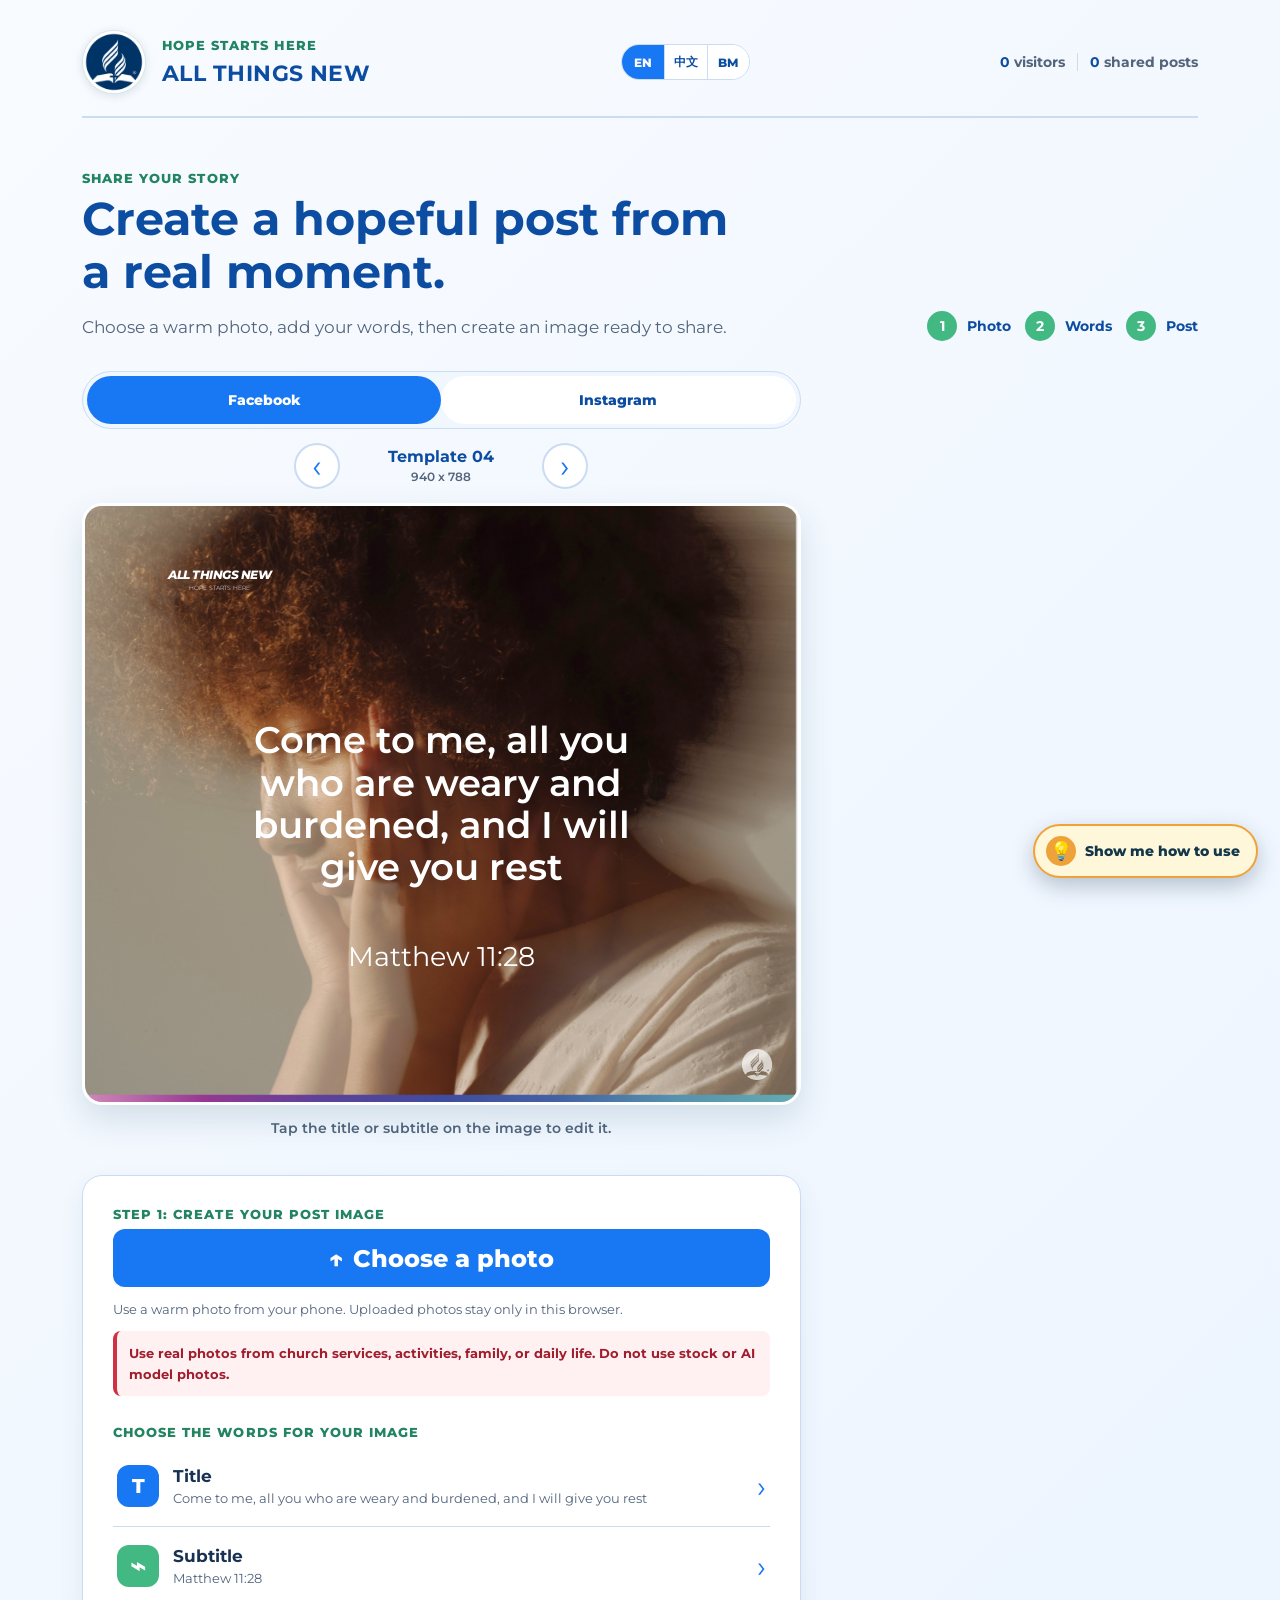
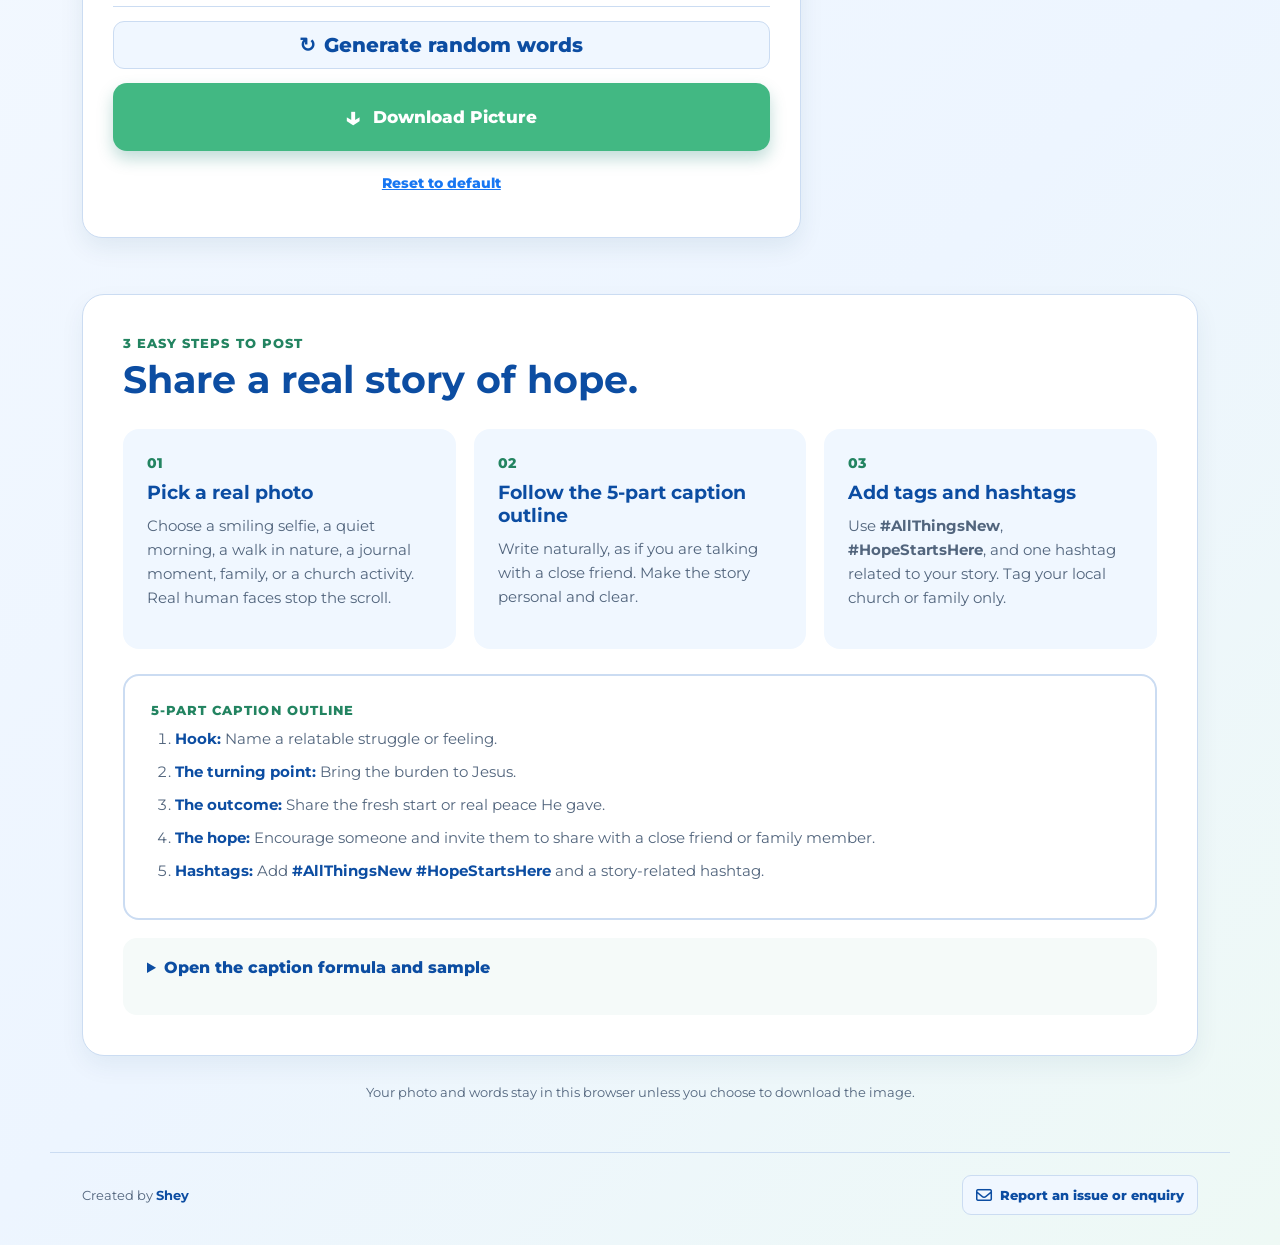
<file: index.html>
<!doctype html>
<html lang="en">
<head>
  <meta charset="utf-8">
  <meta name="viewport" content="width=device-width, initial-scale=1">
  <meta name="theme-color" content="#075d70">
  <title>All Things New Post Creator</title>
  <link rel="preconnect" href="https://fonts.googleapis.com">
  <link rel="preconnect" href="https://fonts.gstatic.com" crossorigin>
  <link href="https://fonts.googleapis.com/css2?family=Montserrat:ital,wght@0,300;0,400;0,500;0,600;0,700;0,800;1,800&family=Noto+Sans+SC:wght@400;600;700&display=swap" rel="stylesheet">
  <link rel="stylesheet" href="https://cdnjs.cloudflare.com/ajax/libs/font-awesome/6.7.2/css/all.min.css">
  <link rel="stylesheet" href="styles.css?v=38">
  <script>
    const mobileMedia = window.matchMedia("(max-width: 760px)");
    const isEmbeddedMobilePage = new URLSearchParams(window.location.search).has("mobile");
    const showMobilePage = () => {
      if (mobileMedia.matches && !isEmbeddedMobilePage) window.location.replace("mobile.html");
    };
    showMobilePage();
    if (!isEmbeddedMobilePage) {
      mobileMedia.addEventListener("change", showMobilePage);
    }
  </script>
</head>
<body>
  <main class="page-shell">
    <header class="site-header">
       <img class="brand-logo" src="resources/images/logo.png" alt="All Things New logo">
       <div><p class="eyebrow">Hope Starts Here</p><h1>ALL THINGS NEW</h1></div>
       <div class="language-switch" aria-label="Choose language"><button class="is-selected" type="button" data-language="english">EN</button><button type="button" data-language="chinese">中文</button><button type="button" data-language="malay">BM</button></div>
       <p class="visitor-count" id="site-stats" aria-live="polite" hidden><span><strong id="visitor-count">0</strong> <span id="visitors-label">visitors</span></span><span><strong id="share-count">0</strong> <span id="shares-label">shared posts</span></span></p>
    </header>

    <section class="intro" aria-labelledby="intro-title">
      <div><p class="eyebrow">Share your story</p><h2 id="intro-title">Create a hopeful post from a real moment.</h2><p class="intro-copy">Choose a warm photo, add your words, then create an image ready to share.</p></div>
      <div class="steps" aria-label="Three steps"><span><b>1</b> <span id="step-photo">Photo</span></span><span><b>2</b> <span id="step-words">Words</span></span><span><b>3</b> <span id="step-post">Post</span></span></div>
    </section>

    <section class="workspace" aria-label="Post creator">
      <div class="template-wrap">
        <div class="format-switch" aria-label="Post format"><button class="format-button is-selected" type="button" data-format="facebook">Facebook</button><button class="format-button" type="button" data-format="instagram">Instagram</button></div>
        <div class="template-navigation"><button class="template-nav" id="previous-template" type="button" aria-label="Previous template">‹</button><p><strong id="template-name">Hope</strong><span id="template-size">940 × 788</span></p><button class="template-nav" id="next-template" type="button" aria-label="Next template">›</button></div>
        <div id="template-origin" aria-hidden="true"></div>
        <div class="template" id="template" role="img" aria-label="Editable post template">
          <img id="background-image" src="resources/images/facebook/background_04.png" alt="Selected post background">
          <div class="template-overlay template-watermark" id="template-watermark" aria-hidden="true"><span id="watermark-title">ALL THINGS NEW</span><span id="watermark-subtitle">HOPE STARTS HERE</span></div>
          <img class="template-overlay template-logo" id="template-logo" src="resources/images/template_logo.png" alt="">
          <button class="template-text title-text" id="title-preview" type="button" aria-label="Edit title">Come to me, all you who are weary and burdened, and I will give you rest</button>
          <button class="template-text subtitle-text" id="subtitle-preview" type="button" aria-label="Edit subtitle">Matthew  11:28</button>
        </div>
        <p class="template-hint">Tap the title or subtitle on the image to edit it.</p>
      </div>

      <div id="editor-origin" aria-hidden="true"></div>
      <aside class="editor-card" aria-label="Post controls">
        <p class="eyebrow">Step 1: Create your post image</p>
        <label class="upload-button" for="photo-upload"><span aria-hidden="true">↑</span><span class="upload-label">Choose a photo</span></label>
        <input id="photo-upload" type="file" accept="image/*" hidden>
        <p class="upload-note" id="upload-note">Use a warm photo from your phone. Uploaded photos stay only in this browser.</p>
        <p class="photo-reminder danger"><span class="photo-reminder-full">Use real photos from church services, activities, family, or daily life. Do not use stock or AI model photos.</span><span class="photo-reminder-short">Real photos only. No stock or AI photos.</span></p>
        <p class="eyebrow editor-heading">Choose the words for your image</p>
         <button class="edit-row" type="button" data-field="title"><span class="edit-icon" aria-hidden="true">T</span><span><strong>Title</strong><small id="title-summary">Come to me, all you who are weary and burdened, and I will give you rest</small></span><span class="chevron" aria-hidden="true">›</span></button>
         <button class="edit-row" type="button" data-field="subtitle"><span class="edit-icon voice" aria-hidden="true">⌁</span><span><strong>Subtitle</strong><small id="subtitle-summary">Matthew  11:28</small></span><span class="chevron" aria-hidden="true">›</span></button>
          <button class="generate-text-button" id="generate-text-button" type="button" disabled><span aria-hidden="true">↻</span><span class="generate-label">Generate random words</span></button>
         <div class="share-area"><button class="share-button" id="share-button" type="button"><span class="share-glyph" aria-hidden="true">↓</span><span>Download Picture</span></button><button class="reset-button" id="reset-button" type="button">Reset to default</button></div>
      </aside>
    </section>

    <section class="mobile-post-editor" id="mobile-post-editor" data-platform="facebook" aria-label="Mobile post editor">
      <header class="mobile-post-header"><img src="resources/images/logo.png" alt=""><span><strong id="mobile-user-name">All Things New</strong><small id="mobile-post-time"></small></span><i class="fa-solid fa-ellipsis" aria-hidden="true"></i></header>
      <div class="mobile-caption-field"><label for="mobile-caption-input" id="mobile-caption-label">Tap to write your Facebook caption...</label><textarea id="mobile-caption-input" rows="5" spellcheck="true" placeholder="What's on your mind?"></textarea></div>
      <input id="mobile-hashtag-input" class="mobile-hashtag-input" value="#AllThingsNew #HopeStartsHere" aria-label="Hashtags">
      <div id="mobile-template-slot"><button class="mobile-generate-text-button" id="mobile-generate-text-button" type="button" aria-label="Generate random words" disabled><i class="fa-solid fa-shuffle" aria-hidden="true"></i></button></div>
      <div class="mobile-post-reactions" aria-hidden="true"><span><i class="fa-regular fa-thumbs-up"></i> Like</span><span><i class="fa-regular fa-comment"></i> Comment</span><span><i class="fa-solid fa-share"></i> Share</span></div>
    </section>
    <section class="mobile-post-actions" aria-label="Mobile post actions">
      <div id="mobile-editor-slot"></div>
      <p class="mobile-post-status" id="mobile-post-status" aria-live="polite"></p>
      <button class="mobile-download-button" id="mobile-download-button" type="button"><i class="fa-solid fa-download" aria-hidden="true"></i><span>Download image and copy text</span></button>
    </section>

    <section class="guide-section" aria-labelledby="guide-title">
      <div><p class="eyebrow">3 easy steps to post</p><h2 id="guide-title">Share a real story of hope.</h2></div>
      <div class="guide-grid">
        <article><span>01</span><h3>Pick a real photo</h3><p>Choose a smiling selfie, a quiet morning, a walk in nature, a journal moment, family, or a church activity. Real human faces stop the scroll.</p></article>
        <article><span>02</span><h3>Follow the 5-part caption outline</h3><p>Write naturally, as if you are talking with a close friend. Make the story personal and clear.</p></article>
        <article><span>03</span><h3>Add tags and hashtags</h3><p>Use <strong>#AllThingsNew</strong>, <strong>#HopeStartsHere</strong>, and one hashtag related to your story. Tag your local church or family only.</p></article>
      </div>
      <div class="caption-guide"><p class="eyebrow">5-part caption outline</p><ol><li><strong>Hook:</strong> Name a relatable struggle or feeling.</li><li><strong>The turning point:</strong> Bring the burden to Jesus.</li><li><strong>The outcome:</strong> Share the fresh start or real peace He gave.</li><li><strong>The hope:</strong> Encourage someone and invite them to share with a close friend or family member.</li><li><strong>Hashtags:</strong> Add <strong>#AllThingsNew #HopeStartsHere</strong> and a story-related hashtag.</li></ol></div>
      <details class="caption-template"><summary>Open the caption formula and sample</summary><article class="social-sample" id="social-sample" data-platform="facebook" aria-label="Example social media post preview"><header class="social-post-header"><img class="social-avatar" src="resources/images/logo.png" alt=""><span><strong id="sample-user-name">All Things New</strong><small id="sample-post-meta">Just now · Public</small></span><i class="fa-solid fa-ellipsis" aria-hidden="true"></i></header><p class="sample-post-copy">A while ago, I was feeling completely [overwhelmed by work / stressed about the future / exhausted by daily life / trapped in overthinking]. I kept trying to fix everything on my own, but honestly, it was wearing me out.&#10;&#10;That’s when I brought my mess to Jesus and asked Him for a real fresh start.&#10;&#10;He didn't change my circumstances overnight, but He gave me [a deep peace / clear direction / the strength to keep going / quiet rest for my mind] right in the middle of it.&#10;&#10;If you’re going through a heavy or tiring season right now, please know that fresh starts are real and hope is available. You don't have to figure it all out alone 🤍&#10;&#10;Know someone who might need a little hope today? Feel free to share or send this post to a close friend or family member who's going through a tough week!</p><p class="sample-post-hashtags">#AllThingsNew #HopeStartsHere [Insert Your Story Hashtag]</p><img class="sample-post-image" id="sample-post-image" alt="Example All Things New post image"><div class="sample-reaction-count"><span><i class="fa-solid fa-thumbs-up" aria-hidden="true"></i> Like</span><span>1 comment</span></div><div class="sample-reactions" aria-hidden="true"><span><i class="fa-regular fa-thumbs-up"></i> Like</span><span><i class="fa-regular fa-comment"></i> Comment</span><span><i class="fa-solid fa-share"></i> Share</span></div></article></details>
    </section>
    <p class="privacy-note">Your photo and words stay in this browser unless you choose to download the image.</p>
  </main>
  <footer class="site-footer"><p><span id="footer-label">Created by</span> <strong>Shey</strong></p><a href="mailto:vviamwho02@gmail.com?subject=All%20Things%20New%20website%20issue%20or%20enquiry"><i class="fa-regular fa-envelope" aria-hidden="true"></i><span id="report-label">Report an issue or enquiry</span></a></footer>

  <dialog class="edit-dialog" id="edit-dialog" aria-labelledby="dialog-title"><form method="dialog" id="edit-form"><button class="close-button" value="cancel" aria-label="Close editor">×</button><p class="eyebrow">Edit your message</p><h2 id="dialog-title">Change title</h2><label for="message-input" id="message-label">Title</label><textarea id="message-input" rows="5" maxlength="1000" spellcheck="true"></textarea><div class="input-tools"><span id="word-count">0 / 100 words</span><button type="button" class="speak-button" id="speak-button">Speak</button></div><p class="text-guidance" id="text-guidance" aria-live="polite"></p><p class="voice-status" id="voice-status" aria-live="polite"></p><button class="done-button" value="save">Done</button></form></dialog>
  <div class="share-dialog" id="share-dialog" hidden aria-labelledby="share-title"><div class="share-panel composer-panel"><div class="processing" id="processing-state"><span class="loader"></span><h2 id="share-title">Creating your image</h2><p>Preparing your post...</p></div><div class="post-composer" id="post-composer" hidden><button class="close-share" id="close-share" type="button" aria-label="Close post composer">×</button><p class="eyebrow">Step 2: Write and share your post</p><h2>Your image was downloaded</h2><p class="composer-message">Share it to your friend with your story!</p><div class="caption-heading"><label for="caption-input">Your caption</label><button class="caption-guide-button" id="caption-guide-button" type="button" aria-expanded="false" aria-controls="caption-guide-tip">💡 Need ideas?</button></div><textarea id="caption-input" rows="11" spellcheck="true" placeholder="Write your story here...&#10;&#10;Start with a feeling or struggle, share the turning point with Jesus, then offer hope to a friend."></textarea><div class="caption-guide-tip" id="caption-guide-tip" hidden><strong>A small writing kit</strong><span>1. Hook: name a feeling.</span><span>2. Turning point: bring it to Jesus.</span><span>3. Outcome: share the peace or fresh start.</span><span>4. Hope: encourage a friend.</span></div><label for="hashtag-input">Hashtags</label><input id="hashtag-input" class="hashtag-input" value="#AllThingsNew #HopeStartsHere" aria-describedby="hashtag-help"><p class="composer-help" id="hashtag-help">Add your own story hashtag after these two campaign hashtags.</p><img id="created-image-preview" class="created-image-preview" alt="Your generated post image"><p class="share-status" id="share-status" aria-live="polite"></p><p class="share-to-title">Choose where to share</p><div class="platform-actions"><button type="button" data-platform="facebook">Share to Facebook</button><button type="button" data-platform="whatsapp">Send with WhatsApp</button><button type="button" data-platform="instagram">Share to Instagram</button><button type="button" data-platform="tiktok">Share to TikTok</button></div></div></div></div>
  <button class="guide-bulb" id="guide-bulb" type="button" hidden><span aria-hidden="true">💡</span><span>Show me how to use</span></button>
  <div class="guide-layer" id="guide-layer" hidden aria-live="polite"></div>
  <script src="templates/templates.js?v=21"></script>
  <script src="supabase-config.js?v=2"></script>
  <script src="app.js?v=42"></script>
</body>
</html>
</file>
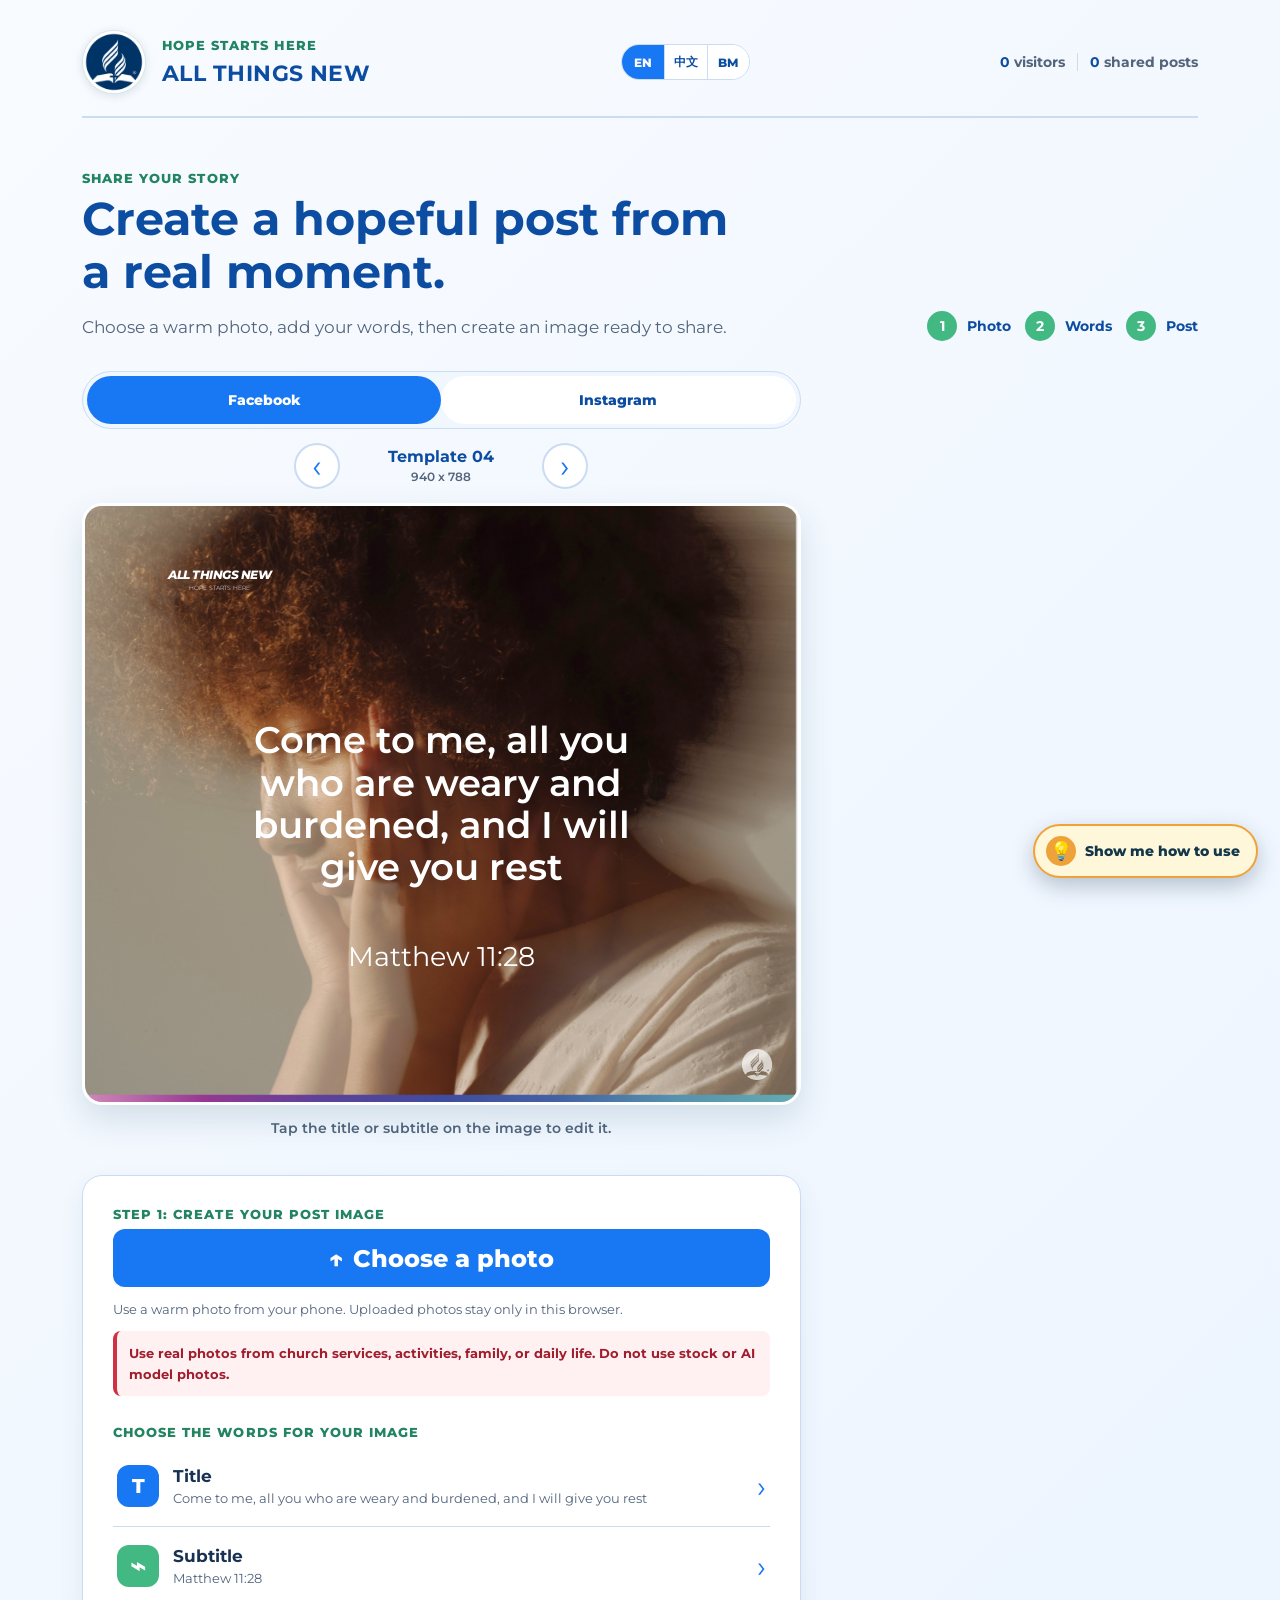
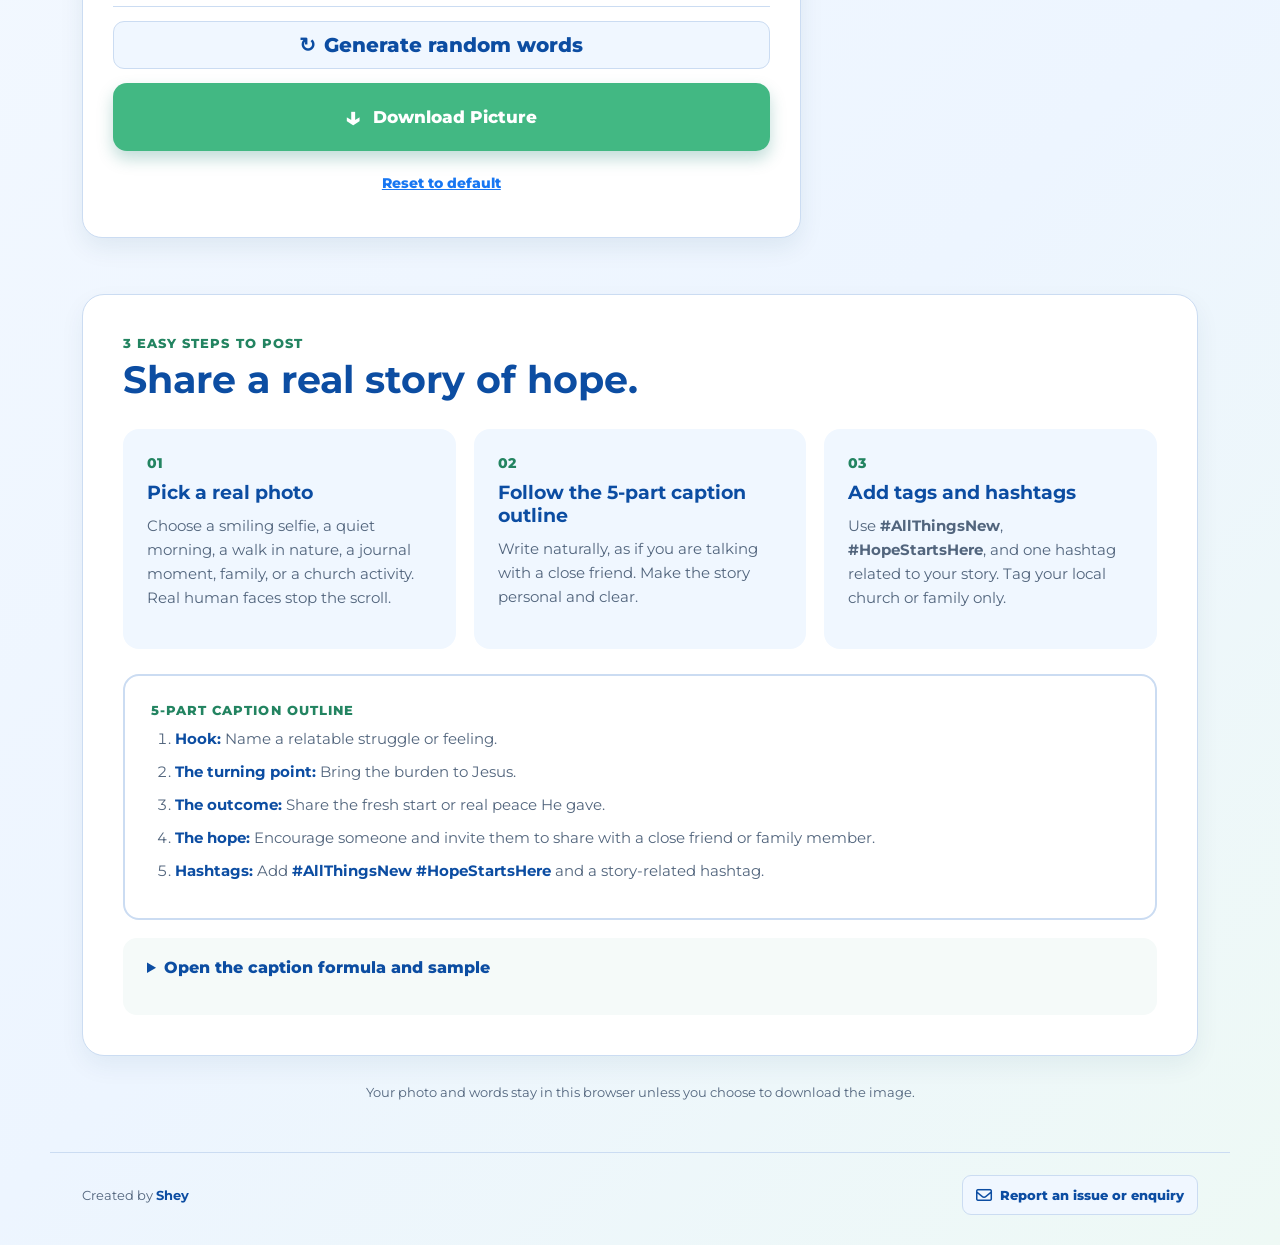
<file: mobile.html>
<!doctype html>
<html lang="en">
<head>
  <meta charset="utf-8">
  <meta name="viewport" content="width=device-width, initial-scale=1">
  <meta name="theme-color" content="#1877f2">
  <title>All Things New Post Creator</title>
  <style>
    html,body,iframe { width:100%; min-height:100%; margin:0; border:0; }
    iframe { display:block; min-height:100vh; }
  </style>
  <script>
    const desktopMedia = window.matchMedia("(min-width: 761px)");
    const showDesktopPage = () => {
      if (desktopMedia.matches) window.location.replace("index.html");
    };
    showDesktopPage();
    desktopMedia.addEventListener("change", showDesktopPage);
  </script>
</head>
<body>
  <iframe src="index.html?mobile=1" title="All Things New mobile post creator"></iframe>
</body>
</html>
</file>
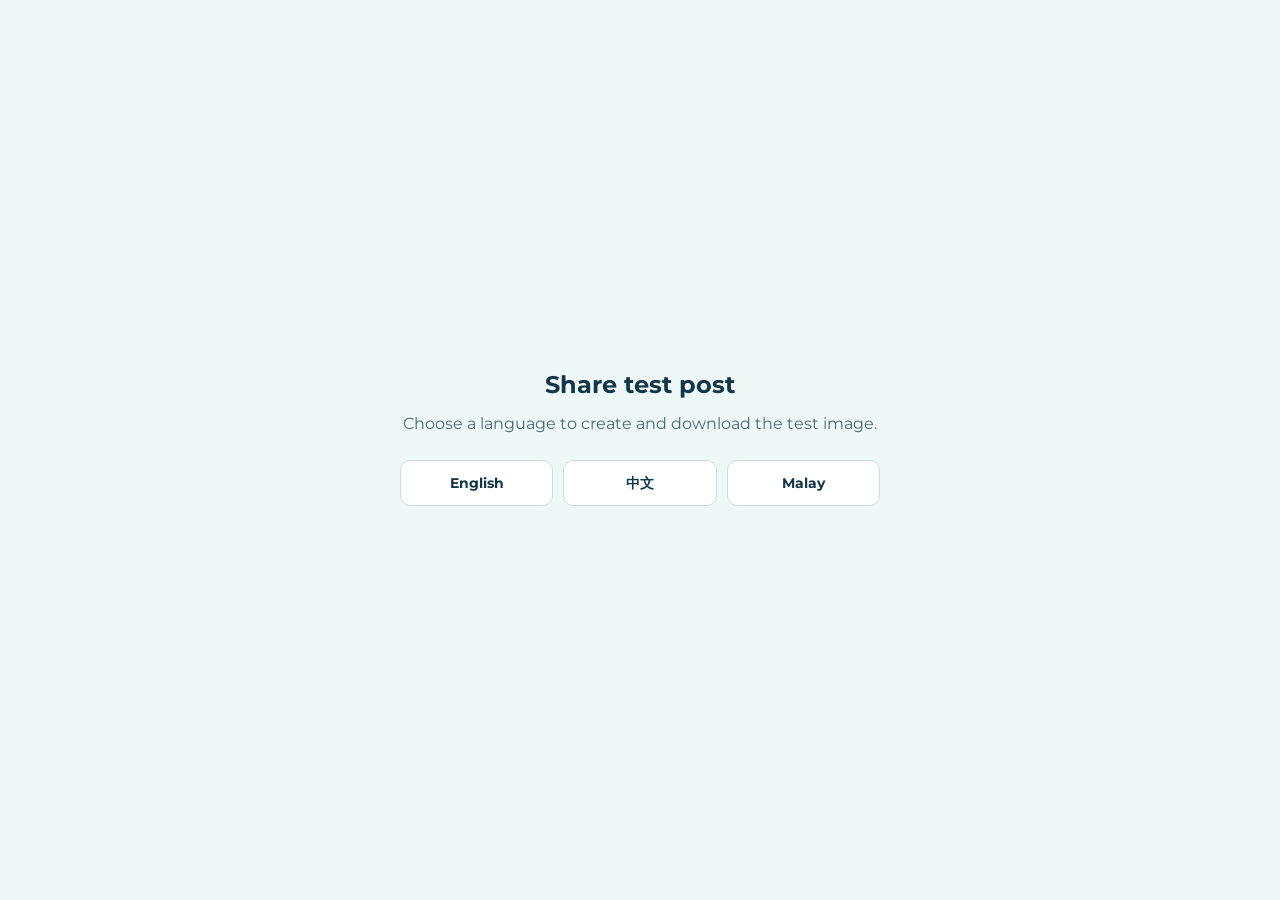
<file: share-test.html>
<!doctype html>
<html lang="en">
<head>
  <meta charset="utf-8">
  <meta name="viewport" content="width=device-width, initial-scale=1">
  <title>All Things New Share Test</title>
  <link rel="preconnect" href="https://fonts.googleapis.com">
  <link rel="preconnect" href="https://fonts.gstatic.com" crossorigin>
  <link href="https://fonts.googleapis.com/css2?family=Montserrat:ital,wght@0,300;0,400;0,600;0,700;0,800;1,800&family=Noto+Sans+SC:wght@400;600&display=swap" rel="stylesheet">
  <style>
    body { display:grid; min-height:100vh; margin:0; place-items:center; color:#12374a; background:#eef8f6; font:16px Montserrat,Arial,sans-serif; }
    main { width:min(480px,100%); padding:32px; text-align:center; }
    h1 { margin:0 0 12px; font-size:24px; }
    p { margin:0; color:#4c6875; line-height:1.6; }
    .language-actions { display:grid; grid-template-columns:repeat(3,1fr); gap:10px; margin:24px 0; }
    button { min-height:46px; padding:10px 16px; color:#fff; background:#075d70; border:0; border-radius:10px; font:700 14px Montserrat,Arial,sans-serif; cursor:pointer; }
    button:hover { background:#063f58; }
    .language-actions button { color:#12374a; background:#fff; border:1px solid #c8dfdc; }
    .language-actions button.is-selected { color:#fff; background:#075d70; border-color:#075d70; }
    #result { margin-top:24px; text-align:left; }
    label { display:block; margin-bottom:8px; font-size:14px; font-weight:700; }
    textarea { width:100%; min-height:130px; padding:12px; color:#12374a; background:#fff; border:1px solid #c8dfdc; border-radius:10px; font:14px/1.5 Montserrat,Arial,sans-serif; resize:vertical; }
    #copy-caption { width:100%; margin-top:12px; }
    #image-preview { display:block; width:100%; max-height:380px; margin:20px auto 0; border:1px solid #c8dfdc; border-radius:12px; object-fit:contain; }
    #image-preview[hidden] { display:none; }
    @media (max-width:520px) { main { padding:24px 18px; }.language-actions { gap:7px; }.language-actions button { padding-inline:8px; font-size:13px; }#image-preview { max-height:320px; } }
  </style>
</head>
<body>
  <main>
    <h1 id="test-title">Share test post</h1>
    <p id="status" aria-live="polite">Choose a language to create and download the test image.</p>
    <div class="language-actions" aria-label="Choose language">
      <button type="button" data-language="english">English</button>
      <button type="button" data-language="chinese">中文</button>
      <button type="button" data-language="malay">Malay</button>
    </div>
    <img id="image-preview" alt="Generated test post image" hidden>
    <div id="result" hidden>
      <label id="caption-label" for="caption">Caption and hashtag</label>
      <textarea id="caption" readonly></textarea>
      <button id="copy-caption" type="button">Download image and copy caption</button>
    </div>
  </main>
  <script src="share-test.js?v=8"></script>
</body>
</html>
</file>
<file: styles.css>
:root { --ink:#12374a; --muted:#4c6875; --blue:#075d70; --blue-dark:#063f58; --green:#087968; --green-dark:#056154; --mist:#eef8f6; --surface:#ffffff; --line:#c8dfdc; --focus:#f0a23a; }
* { box-sizing:border-box; }
body { margin:0; color:var(--ink); background:linear-gradient(135deg,#f7fcfb 0%,#eaf5f5 100%); font-family:Montserrat,Arial,sans-serif; font-size:16px; }
button,textarea { font:inherit; } button { cursor:pointer; } button:focus-visible,textarea:focus-visible { outline:4px solid var(--focus); outline-offset:3px; }
.page-shell { max-width:1180px; margin:auto; padding:30px 32px 52px; }
.site-header { display:flex; align-items:center; gap:16px; padding-bottom:22px; border-bottom:2px solid var(--line); }
.language-switch { display:flex; overflow:hidden; margin-left:auto; border:1px solid var(--line); border-radius:999px; }.language-switch button { min-width:42px; min-height:34px; padding:6px 9px; color:var(--blue-dark); background:#fff; border:0; border-left:1px solid var(--line); font-size:12px; font-weight:800; }.language-switch button:first-child { border-left:0; }.language-switch button.is-selected { color:#fff; background:var(--blue); }
.brand-logo { width:64px; height:64px; flex:none; border:1px solid #d9e7e5; border-radius:50%; background:#fff; object-fit:cover; }
.eyebrow { margin:0 0 7px; color:var(--green-dark); font-size:13px; font-weight:800; letter-spacing:.08em; text-transform:uppercase; }
h1,h2,p { margin-top:0; } h1 { margin-bottom:0; color:var(--blue-dark); font-size:22px; letter-spacing:.02em; } h2 { margin-bottom:14px; color:var(--blue-dark); font-size:clamp(30px,4vw,46px); line-height:1.15; }
.visitor-count { display:flex; gap:12px; margin:0 0 0 auto; color:var(--muted); font-size:14px; font-weight:700; }.visitor-count span + span { padding-left:12px; border-left:1px solid var(--line); }.visitor-count strong { color:var(--blue-dark); }
.intro { display:flex; align-items:end; justify-content:space-between; gap:32px; padding:52px 0 30px; }.intro h2 { max-width:680px; }.intro-copy { max-width:650px; margin-bottom:0; color:var(--muted); font-size:17px; line-height:1.65; }
.steps { display:flex; gap:14px; color:var(--blue-dark); font-size:14px; font-weight:700; white-space:nowrap; }.steps b { display:inline-grid; place-items:center; width:30px; height:30px; margin-right:6px; color:#fff; background:var(--green); border-radius:50%; }
.workspace { display:grid; grid-template-columns:minmax(0,2fr) minmax(310px,1fr); align-items:center; gap:38px; }.template-wrap { min-width:0; }.template { position:relative; overflow:hidden; aspect-ratio:940/788; border:3px solid #fff; border-radius:20px; background:#d7e2dc; box-shadow:0 14px 34px #063f5824; isolation:isolate; }
#background-image { position:absolute; inset:0; width:100%; height:100%; object-fit:cover; z-index:-1; }.template-text { position:absolute; left:7.98%; width:84.04%; min-height:0; padding:0; color:#fff; border:0; border-radius:8px; background:transparent; font-family:Montserrat,Arial,sans-serif; text-align:center; white-space:pre-line; }.template-text:hover,.template-text:focus-visible { background:transparent; outline:3px solid #fff; outline-offset:4px; }.title-text { top:34%; font-size:clamp(21px,5.16vw,48.5px); font-weight:600; line-height:1.15; }.subtitle-text { top:61%; font-size:clamp(16px,3.8vw,35.7px); font-weight:400; line-height:1.35; }
body[data-language="chinese"] .template-text { font-family:"Noto Sans SC",Arial,sans-serif; }
.floating-share { position:absolute; right:18px; bottom:18px; z-index:2; display:flex; align-items:center; justify-content:center; gap:6px; min-width:76px; min-height:76px; color:#fff; background:var(--blue); border:3px solid #fff; border-radius:50%; box-shadow:0 5px 15px #063f5866; font-weight:800; }.floating-share span { font-size:27px; }.floating-share small { display:none; }.floating-share:hover { background:var(--blue-dark); transform:scale(1.04); }.template-hint { margin:14px 0 0; color:var(--muted); font-size:14px; font-weight:600; text-align:center; }
.editor-card { padding:30px; background:var(--surface); border:1px solid var(--line); border-radius:20px; box-shadow:0 10px 25px #063f5814; }.edit-row { display:flex; align-items:center; width:100%; min-height:80px; gap:14px; padding:16px 4px; color:var(--ink); text-align:left; border:0; border-bottom:1px solid var(--line); background:transparent; }.edit-row:hover { background:var(--mist); }.edit-row > span:nth-child(2) { min-width:0; flex:1; }.edit-row strong,.edit-row small { display:block; }.edit-row strong { font-size:17px; }.edit-row small { overflow:hidden; margin-top:4px; color:var(--muted); font-size:13px; text-overflow:ellipsis; white-space:nowrap; }.edit-icon { display:grid; place-items:center; flex:none; width:42px; height:42px; color:#fff; background:var(--blue); border-radius:12px; font-size:20px; font-weight:800; }.edit-icon.voice { background:var(--green); font-size:26px; }.chevron { color:var(--blue); font-size:30px; }
.generate-text-button { display:flex; align-items:center; justify-content:center; gap:8px; width:100%; min-height:48px; margin-top:14px; color:var(--blue-dark); background:var(--mist); border:1px solid var(--line); border-radius:11px; font-size:14px; font-weight:800; }.generate-text-button:hover:not(:disabled) { color:#fff; background:var(--blue); border-color:var(--blue); }.generate-text-button:disabled { cursor:wait; opacity:.65; }.generate-text-button span { font-size:20px; }.share-area { padding-top:14px; }.share-button { display:flex; align-items:center; justify-content:center; gap:12px; width:100%; min-height:68px; color:#fff; background:var(--green); border:0; border-radius:14px; box-shadow:0 8px 16px #08796840; font-size:17px; font-weight:800; }.share-button:hover { background:var(--green-dark); transform:translateY(-1px); }.share-glyph { font-size:27px; }.reset-button { width:100%; min-height:48px; margin-top:8px; padding:12px; color:var(--blue); background:transparent; border:0; font-size:14px; font-weight:800; text-decoration:underline; }.privacy-note { margin:28px 0 0; color:var(--muted); font-size:13px; text-align:center; }
dialog { max-width:500px; width:calc(100% - 30px); padding:0; border:0; border-radius:20px; box-shadow:0 20px 70px #063f5855; }dialog::backdrop { background:#063f5899; backdrop-filter:blur(4px); }.edit-dialog form { position:relative; padding:32px; }.close-button,.close-share { position:absolute; top:17px; right:19px; color:var(--muted); background:none; border:0; font-size:30px; }.edit-dialog h2,.share-options h2 { font-size:29px; }label { display:block; margin:24px 0 8px; font-size:15px; font-weight:800; }textarea { width:100%; min-height:120px; padding:15px; color:var(--ink); border:2px solid var(--line); border-radius:12px; outline-color:var(--blue); resize:vertical; }.input-tools { display:flex; justify-content:space-between; align-items:center; margin-top:10px; color:var(--muted); font-size:13px; }.speak-button { min-height:42px; padding:8px 13px; color:var(--green-dark); background:#e1f2ed; border:0; border-radius:9px; font-size:13px; font-weight:800; }.voice-status { min-height:18px; margin:12px 0 0; color:var(--green-dark); font-size:13px; }.done-button { width:100%; min-height:56px; margin-top:22px; padding:15px; color:#fff; background:var(--blue); border:0; border-radius:12px; font-size:16px; font-weight:800; }
.share-dialog { position:fixed; inset:0; z-index:5; display:grid; place-items:center; padding:20px; background:#063f58cc; }.share-dialog[hidden] { display:none !important; pointer-events:none; }.share-panel { position:relative; width:min(440px,100%); padding:32px; background:#fff; border-radius:20px; text-align:center; }.processing h2 { margin-top:20px; }.processing p,.share-options>p:not(.eyebrow):not(.share-fallback) { color:var(--muted); font-size:14px; }.loader { display:block; width:50px; height:50px; margin:auto; border:5px solid #d7ece7; border-top-color:var(--green); border-radius:50%; animation:spin .8s linear infinite; }@keyframes spin { to { transform:rotate(360deg); } }.share-options { position:relative; }.share-grid { display:grid; grid-template-columns:1fr 1fr; gap:12px; margin-top:25px; }.share-grid button { min-height:72px; color:var(--ink); background:#f3f9f8; border:1px solid var(--line); border-radius:12px; font-size:22px; font-weight:800; }.share-grid button:hover { border-color:var(--green); }.share-grid span { display:block; margin-top:5px; font-size:12px; font-weight:700; }.share-fallback { margin:20px 0 0; color:var(--muted); font-size:12px; line-height:1.5; }
@media (max-width:760px) { .page-shell { padding:22px 16px 38px; }.site-header { gap:12px; padding-bottom:18px; }.brand-logo { width:54px; height:54px; }.language-switch { margin-left:auto; }.language-switch button { min-width:36px; padding-inline:6px; }h1 { font-size:18px; }.intro { display:block; padding:38px 0 24px; }.intro-copy { font-size:16px; }.steps { justify-content:space-between; margin-top:24px; font-size:13px; }.workspace { display:block; }.editor-card { margin-top:26px; padding:24px; }.visitor-count { display:none; }.floating-share { right:10px; bottom:10px; min-width:64px; min-height:64px; } }
@media (prefers-reduced-motion:reduce) { *,*::before,*::after { scroll-behavior:auto!important; animation-duration:.01ms!important; transition-duration:.01ms!important; } }

.format-switch { display:flex; gap:10px; margin-bottom:14px; }.format-button { min-height:48px; flex:1; padding:10px 14px; color:var(--blue-dark); background:#fff; border:2px solid var(--line); border-radius:12px; font-size:14px; font-weight:800; }.format-button.is-selected { color:#fff; background:var(--blue); border-color:var(--blue); }.template-navigation { display:flex; align-items:center; justify-content:center; gap:16px; margin:0 0 14px; }.template-navigation p { min-width:170px; margin:0; color:var(--blue-dark); text-align:center; }.template-navigation strong,.template-navigation span { display:block; }.template-navigation strong { font-size:16px; }.template-navigation span { margin-top:3px; color:var(--muted); font-size:12px; font-weight:600; }.template-nav { display:grid; place-items:center; width:46px; height:46px; color:var(--blue); background:#fff; border:2px solid var(--line); border-radius:50%; font-size:32px; line-height:1; }.template-nav:hover { border-color:var(--blue); background:var(--mist); }
.upload-button { display:flex; align-items:center; justify-content:center; gap:10px; width:100%; min-height:58px; margin:0; color:#fff; background:var(--blue); border:0; border-radius:12px; font-size:16px; font-weight:800; cursor:pointer; }.upload-button:hover { background:var(--blue-dark); }.upload-button span { font-size:24px; }.upload-note,.photo-reminder { margin:12px 0 0; color:var(--muted); font-size:13px; line-height:1.55; }.photo-reminder { padding:12px; color:var(--green-dark); background:var(--mist); border-left:4px solid var(--green); border-radius:8px; }.editor-heading { margin-top:28px; }
.guide-section { margin-top:56px; padding:40px; background:#fff; border:1px solid var(--line); border-radius:22px; box-shadow:0 10px 25px #063f5810; }.guide-section h2 { max-width:650px; font-size:clamp(28px,3vw,38px); }.guide-grid { display:grid; grid-template-columns:repeat(3,1fr); gap:18px; margin-top:28px; }.guide-grid article { padding:24px; background:var(--mist); border-radius:16px; }.guide-grid span { color:var(--green-dark); font-size:14px; font-weight:800; }.guide-grid h3 { margin:9px 0 10px; color:var(--blue-dark); font-size:19px; }.guide-grid p,.caption-guide li,.caption-template p { color:var(--muted); font-size:15px; line-height:1.6; }.caption-guide { margin-top:25px; padding:26px; border:2px solid var(--line); border-radius:16px; }.caption-guide ol { margin:0; padding-left:24px; }.caption-guide li { margin:9px 0; }.caption-guide strong,.caption-template strong { color:var(--blue-dark); }.caption-template { margin-top:18px; padding:0 24px 18px; background:#f5faf9; border-radius:14px; }.caption-template summary { padding:20px 0; color:var(--blue-dark); font-size:16px; font-weight:800; cursor:pointer; }.caption-template p:last-child { margin-bottom:0; }
@media (max-width:760px) { .format-switch { display:grid; grid-template-columns:1fr 1fr; }.format-button { padding:9px 6px; font-size:12px; }.guide-section { margin-top:38px; padding:26px 20px; }.guide-grid { grid-template-columns:1fr; }.guide-grid article { padding:20px; }.caption-guide { padding:22px 18px; }.caption-template { padding:0 18px 16px; } }

body[data-format="facebook"] { --ink:#183153; --muted:#52657d; --blue:#1877f2; --blue-dark:#0c4da2; --green:#42b883; --green-dark:#238461; --mist:#f0f7ff; --surface:#fff; --line:#cbdcf2; --focus:#f0a23a; background:linear-gradient(135deg,#f8fbff 0%,#edf5ff 68%,#eef9f5 100%); }
body[data-format="instagram"] { --ink:#45235c; --muted:#765879; --blue:#833ab4; --blue-dark:#5c1f86; --green:#fd1d86; --green-dark:#c4166a; --mist:#fff1f6; --surface:#fff; --line:#f0c5df; --focus:#ffbd3e; background:linear-gradient(135deg,#833ab4 0%,#c13584 35%,#fd1d86 65%,#fcb045 100%); }
body[data-format="instagram"] .page-shell { background:#fffaffea; }.format-switch { gap:0; padding:4px; background:var(--mist); border:1px solid var(--line); border-radius:999px; }.format-button { border:0; border-radius:999px; }.format-button.is-selected { background:var(--blue); }.format-button + .format-button { margin-left:0; }body[data-format="instagram"] .format-button.is-selected { background:linear-gradient(135deg,#833ab4,#fd1d86 58%,#fcb045); }.brand-logo { box-shadow:0 2px 8px #063f5822; }

body,.page-shell,.site-header,.editor-card,.guide-section,.format-switch,.format-button,.upload-button,.share-button,.template-nav,.template-navigation p,.caption-guide,.caption-template { transition:background .45s ease,color .45s ease,border-color .45s ease,box-shadow .45s ease; }.template-overlay { position:absolute; z-index:1; height:auto; pointer-events:none; }.template-watermark { display:flex; flex-direction:column; align-items:center; justify-content:space-between; color:#fff; line-height:1; text-align:center; white-space:nowrap; }.template-watermark span:first-child { font-family:Montserrat,Arial,sans-serif; font-style:italic; font-weight:800; letter-spacing:-.04em; }.template-watermark span:last-child { font-family:Montserrat,Arial,sans-serif; font-style:normal; font-weight:300; letter-spacing:0; }.template-watermark.has-gradient-title span:first-child { color:transparent; background:linear-gradient(90deg,#98348e,#3478d5 50%,#70d7ef); background-clip:text; -webkit-background-clip:text; }.template-watermark.has-instagram-gradient-title span:first-child { color:transparent; background:linear-gradient(90deg,#98348e,#3478d5 50%,#75e6cb); background-clip:text; -webkit-background-clip:text; }.template-watermark.has-dark-subtitle span:last-child { color:#000; }.template-text { z-index:2; }

.composer-panel { width:min(720px,100%); max-height:calc(100vh - 32px); overflow:auto; text-align:left; }.post-composer h2 { margin-bottom:20px; }.post-composer textarea { min-height:250px; line-height:1.55; }.hashtag-input { width:100%; min-height:50px; padding:12px 14px; color:var(--ink); border:2px solid var(--line); border-radius:12px; font:inherit; outline-color:var(--blue); }.composer-help,.share-status { margin:8px 0 16px; color:var(--muted); font-size:13px; line-height:1.45; }.created-image-preview { display:block; width:min(100%,420px); max-height:380px; margin:18px auto; border:1px solid var(--line); border-radius:12px; object-fit:contain; }.platform-actions { display:grid; grid-template-columns:1fr 1fr; gap:10px; }.share-actions-secondary { display:grid; gap:10px; }.platform-actions button { width:100%; min-height:58px; color:#fff; background:var(--blue); border:0; border-radius:11px; font-size:16px; font-weight:800; }.platform-actions button:hover { background:var(--blue-dark); }.share-status:not(:empty) { padding:10px 12px; color:var(--green-dark); background:var(--mist); border-radius:9px; }
@media (max-width:520px) { .composer-panel { padding:24px 18px; }.post-composer textarea { min-height:210px; }.platform-actions { grid-template-columns:1fr; } }

.photo-reminder.danger { color:#9f1d2c; background:#fff0f1; border-left-color:#cf3044; font-weight:700; }.composer-message { margin:-10px 0 22px; color:var(--green-dark); font-size:16px; font-weight:700; }.caption-heading { display:flex; align-items:center; justify-content:space-between; gap:12px; }.caption-heading label { margin:0; }.caption-guide-button { min-height:38px; padding:7px 10px; color:var(--blue-dark); background:var(--mist); border:1px solid var(--line); border-radius:9px; font-size:12px; font-weight:800; }.post-composer textarea::placeholder { color:#84939b; opacity:1; }.caption-guide-tip { display:grid; gap:6px; margin:10px 0 20px; padding:14px; color:var(--ink); background:#fff7d9; border-left:4px solid #f0a23a; border-radius:9px; font-size:13px; line-height:1.4; }.caption-guide-tip strong { color:var(--blue-dark); }
#caption-input { background:#f2f4f5; }.post-composer textarea:focus { background:#fff; }
.redownload-help { margin:0 auto 18px; text-align:center; }.redownload-help p { margin:0 0 8px; color:var(--muted); font-size:13px; }.redownload-help button { min-height:42px; padding:8px 13px; color:var(--blue-dark); background:var(--mist); border:1px solid var(--line); border-radius:9px; font-size:13px; font-weight:800; }.share-to-title { margin:22px 0 10px; color:var(--blue-dark); font-size:15px; font-weight:800; text-align:center; }.platform-actions button { display:flex; align-items:center; justify-content:center; gap:10px; color:#fff; background:var(--blue); border:2px solid var(--blue); box-shadow:0 6px 14px #075d7033; }.platform-actions .download-copy-button,.platform-actions .copy-caption-button { color:var(--blue-dark); background:var(--mist); border-color:var(--line); box-shadow:none; }.platform-actions button:hover { background:var(--blue-dark); border-color:var(--blue-dark); }.platform-actions .download-copy-button:hover,.platform-actions .copy-caption-button:hover { color:#fff; background:var(--blue); border-color:var(--blue); }.platform-actions button i { font-size:20px; }
.share-fallback-message { margin:14px 0 0; padding:13px; color:var(--ink); background:#fff7d9; border-left:4px solid #f0a23a; border-radius:9px; font-size:14px; font-weight:600; line-height:1.5; }
.social-sample { max-width:590px; margin:0 auto; overflow:hidden; color:#1c1e21; background:#fff; border:1px solid #d8dce1; border-radius:10px; box-shadow:0 2px 8px #00000012; pointer-events:none; }.social-post-header { display:flex; align-items:center; gap:10px; padding:14px 14px 10px; }.social-avatar { width:40px; height:40px; border-radius:50%; object-fit:cover; }.social-post-header span { display:grid; gap:2px; min-width:0; }.social-post-header strong { color:#1c1e21; font-size:14px; }.social-post-header small { color:#65676b; font-size:12px; }.social-post-header > i { margin-left:auto; color:#65676b; }.sample-post-copy,.sample-post-hashtags { margin:0; padding:0 14px; color:#1c1e21; font-family:Arial,sans-serif; font-size:14px; line-height:1.42; }.sample-post-hashtags { padding-top:5px; padding-bottom:12px; color:#1877f2; }.sample-post-image { display:block; width:100%; max-height:440px; background:#eef0f2; object-fit:contain; }.sample-reaction-count { display:flex; justify-content:space-between; padding:10px 14px; color:#65676b; border-bottom:1px solid #e4e6eb; font:13px Arial,sans-serif; }.sample-reaction-count i { color:#1877f2; }.sample-reactions { display:grid; grid-template-columns:repeat(3,1fr); padding:4px 8px; color:#65676b; font:14px Arial,sans-serif; font-weight:700; text-align:center; }.sample-reactions span { padding:9px 2px; }.sample-reactions i { margin-right:5px; }.social-sample[data-platform="instagram"] { max-width:390px; border-color:#dbdbdb; border-radius:3px; }.social-sample[data-platform="instagram"] .social-post-header { padding:12px; }.social-sample[data-platform="instagram"] .social-post-header strong { font-size:13px; }.social-sample[data-platform="instagram"] .social-post-header small { display:none; }.social-sample[data-platform="instagram"] .sample-post-image { max-height:none; aspect-ratio:1/1; object-fit:cover; }.social-sample[data-platform="instagram"] .sample-reaction-count { justify-content:flex-start; gap:8px; padding:10px 12px 0; border:0; color:#262626; font-size:12px; font-weight:700; }.social-sample[data-platform="instagram"] .sample-reaction-count span:last-child { display:none; }.social-sample[data-platform="instagram"] .sample-reactions { display:flex; gap:15px; padding:9px 12px 5px; color:#262626; font-size:22px; text-align:left; }.social-sample[data-platform="instagram"] .sample-reactions span { padding:0; }.social-sample[data-platform="instagram"] .sample-reactions span:last-child { margin-left:auto; }.social-sample[data-platform="instagram"] .sample-reactions span { font-size:0; }.social-sample[data-platform="instagram"] .sample-reactions i { margin:0; font-size:22px; }.social-sample[data-platform="instagram"] .sample-post-copy,.social-sample[data-platform="instagram"] .sample-post-hashtags { padding-inline:12px; font-size:13px; }.social-sample[data-platform="instagram"] .sample-post-copy::before { color:#262626; content:"allthingsnew.hope "; font-weight:700; }.social-sample[data-platform="instagram"] .sample-post-hashtags { padding-bottom:13px; color:#00376b; }
.social-sample[data-platform="instagram"] .sample-post-image { aspect-ratio:4/5; }
.sample-post-copy { white-space:pre-line; text-align:left; }
.text-guidance { min-height:18px; margin:10px 0 0; padding-left:10px; color:#9f5b00; border-left:3px solid var(--focus); font-size:13px; font-weight:700; line-height:1.45; }
.text-guidance:empty { display:none; }
.site-footer { display:flex; align-items:center; justify-content:space-between; gap:18px; max-width:1180px; margin:0 auto; padding:22px 32px 30px; color:var(--muted); border-top:1px solid var(--line); font-size:13px; }.site-footer p { margin:0; }.site-footer strong { color:var(--blue-dark); }.site-footer a { display:inline-flex; align-items:center; gap:8px; min-height:40px; padding:9px 13px; color:var(--blue-dark); background:var(--mist); border:1px solid var(--line); border-radius:9px; font-weight:800; text-decoration:none; }.site-footer a:hover { color:#fff; background:var(--blue); border-color:var(--blue); }.site-footer a i { font-size:16px; }@media (max-width:600px) { .site-footer { display:grid; padding:20px 16px 26px; text-align:center; }.site-footer a { justify-content:center; } }
body[data-format="instagram"] .site-footer strong { color:#fff; text-shadow:0 1px 3px #5c1f8688; }
@media (max-width:760px) { .site-header .visitor-count { display:flex; width:100%; margin:12px 0 0; justify-content:center; } }
.guide-bulb { position:fixed; right:22px; bottom:22px; z-index:20; display:flex; align-items:center; gap:9px; min-height:52px; padding:10px 16px 10px 11px; color:#12374a; background:#fff7d9; border:2px solid #f0a23a; border-radius:999px; box-shadow:0 8px 22px #17324744; font-size:14px; font-weight:800; }.guide-bulb span:first-child { display:grid; place-items:center; width:30px; height:30px; background:#f0a23a; border-radius:50%; font-size:18px; }.guide-layer { position:fixed; inset:0; z-index:19; pointer-events:none; }.guide-heading { position:fixed; top:18px; left:50%; width:min(440px,calc(100% - 32px)); margin:0; padding:14px 18px; color:#fff; background:var(--blue-dark); border-radius:14px; box-shadow:0 8px 20px #17324755; font-size:17px; font-weight:800; text-align:center; transform:translateX(-50%); }.guide-callout { position:fixed; z-index:21; width:min(280px,calc(100vw - 24px)); padding:12px 14px; color:#12374a; background:#fff; border:2px solid #f0a23a; border-radius:12px; box-shadow:0 8px 22px #17324744; font-size:14px; font-weight:700; line-height:1.4; }.guide-callout::before { position:absolute; top:-11px; left:24px; width:16px; height:16px; background:#fff; border-top:2px solid #f0a23a; border-left:2px solid #f0a23a; content:""; transform:rotate(45deg); }.guide-highlight { position:relative; z-index:18; outline:4px solid #f0a23a; outline-offset:4px; border-radius:10px; box-shadow:0 0 0 7px #f0a23440; }.caption-guide-tip.guide-highlight,.platform-actions.guide-highlight { outline-offset:6px; }
@media (max-width:600px) { .guide-bulb { right:14px; bottom:14px; width:50px; min-height:50px; padding:0; border-radius:50%; }.guide-bulb span:first-child { width:100%; height:100%; background:transparent; }.guide-bulb span:last-child { display:none; }.guide-heading { top:10px; font-size:15px; }.guide-callout { width:calc(100vw - 24px); font-size:13px; }.guide-inline-callout { position:static; width:auto; margin:10px 0; pointer-events:none; }.guide-inline-callout::before { display:none; } }
.photo-reminder-short { display:none; }
@media (max-width:760px) { .site-header .visitor-count { display:none; }.steps,.guide-section,.upload-note { display:none; }.template-hint { display:block; margin-top:12px; font-size:13px; }.editor-heading,.edit-row,.generate-text-button { display:none; }.photo-reminder-full { display:none; }.photo-reminder-short { display:inline; } }
@media (max-width:900px) and (min-width:761px) { .page-shell { padding:26px 24px 44px; }.intro { display:block; padding:42px 0 28px; }.steps { margin-top:22px; }.workspace { display:block; }.editor-card { margin-top:28px; }.guide-section { padding:32px; } }

.mobile-post-editor,.mobile-post-actions { display:none; }
@media (max-width:760px) {
  .intro,.privacy-note,.site-footer,.template-hint { display:none; }
  .page-shell { padding-top:16px; padding-bottom:28px; }
  .editor-card { margin-top:16px; padding:0; border:0; background:transparent; box-shadow:none; }
  .editor-card > .eyebrow,.editor-card .share-area { display:none; }
  .photo-reminder { margin-top:10px; }
  .guide-bulb { display:none !important; }
  .mobile-post-editor { display:block; overflow:hidden; margin-top:24px; color:#1c1e21; background:#fff; border:1px solid #d8dce1; border-radius:10px; box-shadow:0 2px 8px #00000012; font-family:Arial,sans-serif; }
  .mobile-post-actions { display:block; }
  .mobile-post-header { display:flex; align-items:center; gap:10px; padding:14px 14px 10px; }
  .mobile-post-header img { width:40px; height:40px; border-radius:50%; object-fit:cover; }
  .mobile-post-header span { display:grid; gap:2px; min-width:0; }
  .mobile-post-header strong { color:#1c1e21; font-size:14px; }
  .mobile-post-header small { color:#65676b; font-size:12px; }
  .mobile-post-header > i { margin-left:auto; color:#65676b; }
  .mobile-caption-field { padding:0 14px; }
  .mobile-caption-field label { margin:0 0 7px; color:#65676b; font-size:13px; font-weight:400; }
  .mobile-caption-field textarea { min-height:112px; padding:11px; color:#1c1e21; border:1px solid #ccd0d5; border-radius:8px; font:15px/1.4 Arial,sans-serif; resize:vertical; }
  .mobile-caption-field textarea::placeholder { color:#65676b; }
  .mobile-hashtag-input { width:calc(100% - 28px); min-height:42px; margin:10px 14px 14px; padding:9px 11px; color:#1877f2; border:1px solid #ccd0d5; border-radius:8px; font:14px Arial,sans-serif; }
  #mobile-template-slot { position:relative; }
  #mobile-template-slot .template { width:100%; border:0; border-radius:0; box-shadow:none; }
  .mobile-generate-text-button { position:absolute; right:12px; bottom:12px; z-index:4; display:grid; place-items:center; width:42px; height:42px; padding:0; color:#fff; background:#1877f2b8; border:1px solid #ffffff99; border-radius:50%; box-shadow:0 5px 16px #0000004d; backdrop-filter:blur(10px); -webkit-backdrop-filter:blur(10px); }
  .mobile-generate-text-button:disabled { opacity:.65; }
  .mobile-post-reactions { display:grid; grid-template-columns:repeat(3,1fr); margin:0 8px; padding:4px 0; color:#65676b; border-top:1px solid #e4e6eb; font:14px Arial,sans-serif; font-weight:700; text-align:center; }
  .mobile-post-reactions span { padding:9px 2px; }
  .mobile-post-reactions i { margin-right:4px; }
  .mobile-post-status { min-height:0; margin:0; padding:0 14px; color:#52657d; font:13px/1.45 Arial,sans-serif; }
  .mobile-post-status:not(:empty) { padding-top:12px; }
  .mobile-download-button { display:flex; align-items:center; justify-content:center; gap:9px; width:calc(100% - 28px); min-height:50px; margin:14px; color:#fff; background:#1877f2; border:0; border-radius:8px; font:15px Arial,sans-serif; font-weight:700; }
  .mobile-download-button i { font-size:18px; }
  .mobile-download-button:active { background:#0c4da2; }

  body[data-format="instagram"] .mobile-post-editor { border-color:#dbdbdb; border-radius:3px; box-shadow:none; }
  body[data-format="instagram"] .mobile-post-header { padding:12px; }
  body[data-format="instagram"] .mobile-post-header strong { font-size:13px; }
  body[data-format="instagram"] .mobile-post-header small { color:#8e8e8e; text-transform:uppercase; font-size:10px; }
  body[data-format="instagram"] .mobile-caption-field { padding:0 12px; }
  body[data-format="instagram"] .mobile-caption-field label { color:#262626; font-weight:700; }
  body[data-format="instagram"] .mobile-caption-field textarea { min-height:104px; padding:0; border:0; border-radius:0; font-size:14px; }
  body[data-format="instagram"] .mobile-hashtag-input { width:calc(100% - 24px); margin:8px 12px 12px; padding:0; color:#00376b; border:0; border-radius:0; font-size:14px; }
  body[data-format="instagram"] .mobile-generate-text-button { background:linear-gradient(135deg,#833ab4c9,#fd1d86b8 58%,#fcb045b8); }
  body[data-format="instagram"] .mobile-post-reactions { margin:0; padding:6px 12px; color:#262626; border-top:0; text-align:left; }
  body[data-format="instagram"] .mobile-post-reactions span { padding:4px 0; font-size:0; }
  body[data-format="instagram"] .mobile-post-reactions i { margin:0; font-size:23px; }
  body[data-format="instagram"] .mobile-download-button { width:calc(100% - 24px); margin:12px; background:#0095f6; border-radius:8px; }
}
</file>
